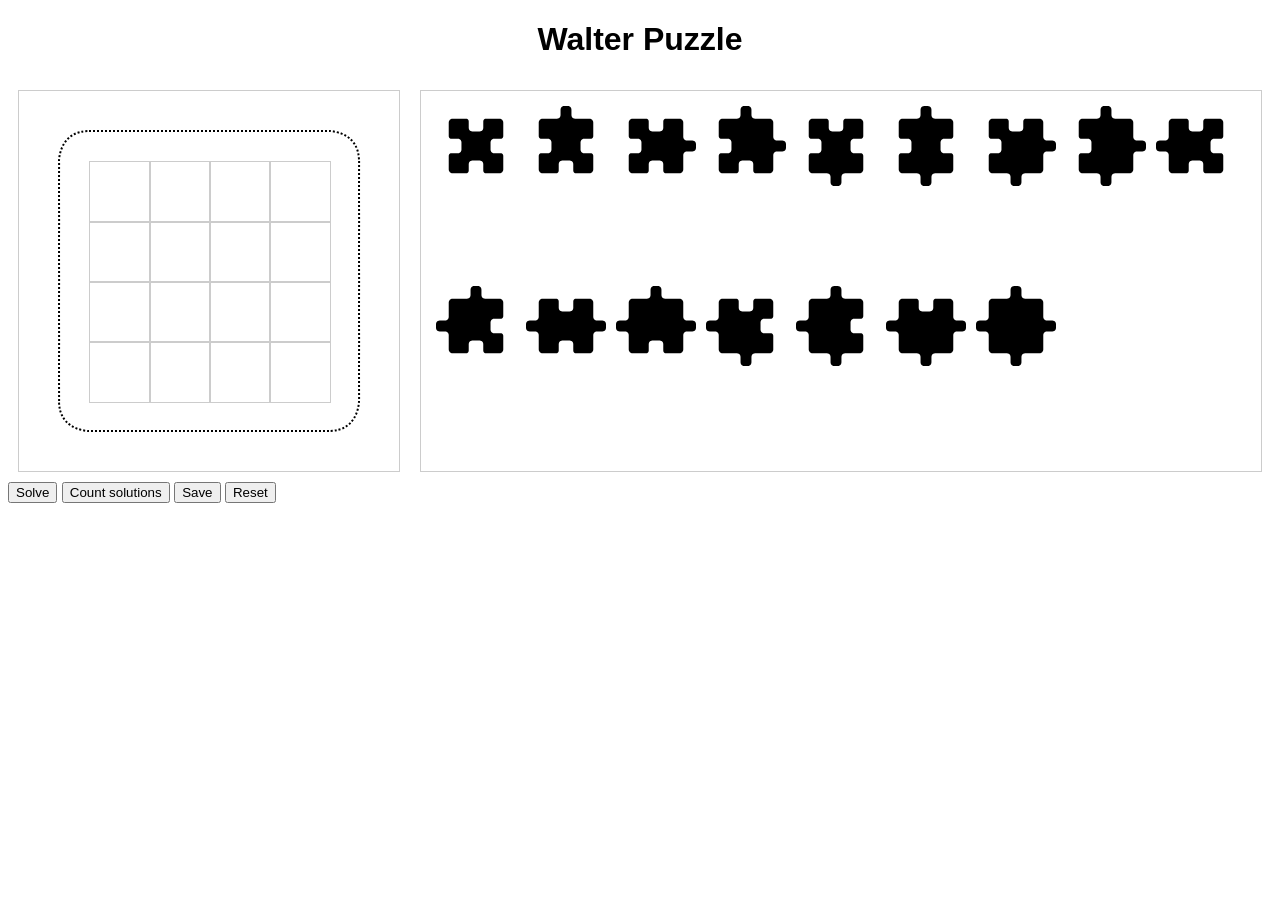
<file: index.html>
<!DOCTYPE html>
<html lang="en">
<head>
	<meta charset="UTF-8">
	<meta name="viewport" content="width=device-width, initial-scale=1.0">
	<title>Walter Puzzle</title>
	<link rel="stylesheet" href="./style.css">
    <link rel="icon" href="./pieces/3.svg">
	<script src="./thirdparty/scripts/html2canvas.min.js"></script>
</head>
<body>
	<h1>Walter Puzzle</h1>
	<div class="container">
		<div class="grid" id="grid">
			<div class="corner"><img src="./constraints/corner-top-left.svg" /></div>
			<div class="horizontal-constraint" onclick="toggleConstraint(this, 'top')"><img id="top-0" src="./constraints/horizontal-off.svg" /></div>
			<div class="horizontal-constraint" onclick="toggleConstraint(this, 'top')"><img id="top-1" src="./constraints/horizontal-off.svg" /></div>
			<div class="horizontal-constraint" onclick="toggleConstraint(this, 'top')"><img id="top-2" src="./constraints/horizontal-off.svg" /></div>
			<div class="horizontal-constraint" onclick="toggleConstraint(this, 'top')"><img id="top-3" src="./constraints/horizontal-off.svg" /></div>
			<div class="corner"><img src="./constraints/corner-top-right.svg" /></div>

			<div class="vertical-constraint" onclick="toggleConstraint(this, 'left')"><img id="left-0" src="./constraints/vertical-off.svg" /></div>
			<div class="cell" ondragover="dragOver(event)" ondrop="drop(event)" id="0-0"></div>
			<div class="cell" ondragover="dragOver(event)" ondrop="drop(event)" id="0-1"></div>
			<div class="cell" ondragover="dragOver(event)" ondrop="drop(event)" id="0-2"></div>
			<div class="cell" ondragover="dragOver(event)" ondrop="drop(event)" id="0-3"></div>
			<div class="vertical-constraint" onclick="toggleConstraint(this, 'right')"><img id="right-0" src="./constraints/vertical-off.svg" class="mirror-horizontal" /></div>
			
			<div class="vertical-constraint" onclick="toggleConstraint(this, 'left')"><img id="left-1" src="./constraints/vertical-off.svg" /></div>
			<div class="cell" ondragover="dragOver(event)" ondrop="drop(event)" id="1-0"></div>
			<div class="cell" ondragover="dragOver(event)" ondrop="drop(event)" id="1-1"></div>
			<div class="cell" ondragover="dragOver(event)" ondrop="drop(event)" id="1-2"></div>
			<div class="cell" ondragover="dragOver(event)" ondrop="drop(event)" id="1-3"></div>
			<div class="vertical-constraint" onclick="toggleConstraint(this, 'right')"><img id="right-1" src="./constraints/vertical-off.svg" class="mirror-horizontal" /></div>
			
			<div class="vertical-constraint" onclick="toggleConstraint(this, 'left')"><img id="left-2" src="./constraints/vertical-off.svg" /></div>
			<div class="cell" ondragover="dragOver(event)" ondrop="drop(event)" id="2-0"></div>
			<div class="cell" ondragover="dragOver(event)" ondrop="drop(event)" id="2-1"></div>
			<div class="cell" ondragover="dragOver(event)" ondrop="drop(event)" id="2-2"></div>
			<div class="cell" ondragover="dragOver(event)" ondrop="drop(event)" id="2-3"></div>
			<div class="vertical-constraint" onclick="toggleConstraint(this, 'right')"><img id="right-2" src="./constraints/vertical-off.svg" class="mirror-horizontal" /></div>
			
			<div class="vertical-constraint" onclick="toggleConstraint(this, 'left')"><img id="left-3" src="./constraints/vertical-off.svg" /></div>
			<div class="cell" ondragover="dragOver(event)" ondrop="drop(event)" id="3-0"></div>
			<div class="cell" ondragover="dragOver(event)" ondrop="drop(event)" id="3-1"></div>
			<div class="cell" ondragover="dragOver(event)" ondrop="drop(event)" id="3-2"></div>
			<div class="cell" ondragover="dragOver(event)" ondrop="drop(event)" id="3-3"></div>
			<div class="vertical-constraint" onclick="toggleConstraint(this, 'right')"><img id="right-3" src="./constraints/vertical-off.svg" class="mirror-horizontal" /></div>

			<div class="corner"><img src="./constraints/corner-bottom-left.svg" /></div>
			<div class="horizontal-constraint" onclick="toggleConstraint(this, 'bottom')"><img id="bottom-0" src="./constraints/horizontal-off.svg" class="mirror-vertical" /></div>
			<div class="horizontal-constraint" onclick="toggleConstraint(this, 'bottom')"><img id="bottom-1" src="./constraints/horizontal-off.svg" class="mirror-vertical" /></div>
			<div class="horizontal-constraint" onclick="toggleConstraint(this, 'bottom')"><img id="bottom-2" src="./constraints/horizontal-off.svg" class="mirror-vertical" /></div>
			<div class="horizontal-constraint" onclick="toggleConstraint(this, 'bottom')"><img id="bottom-3" src="./constraints/horizontal-off.svg" class="mirror-vertical" /></div>
			<div class="corner"><img src="./constraints/corner-bottom-right.svg" /></div>
		</div>
		<div class="image-list" id="imageList">
			<!-- Images will be added here -->
		</div>
	</div>
	<div class="controls">
		<button id="solve" onclick="solveButton()">Solve</button>
		<button id="count" onclick="countButton()">Count solutions</button>
		<button id="save" onclick="saveButton()">Save</button>
		<button id="reset" onclick="resetButton()">Reset</button><br />
		<span id="counting">Counting the solutions, this may take a while...</span>	
	</div>
	<div id="saved-puzzles"></div>

	<canvas id="canvas"></canvas>

	<script src="./scripts/game.js"></script>
	<script src="./scripts/motion.js"></script>
	<script src="./scripts/htmlPuzzleBridge.js"></script>
    <script>
        let puzzle = new WalterPuzzle();
		loadFromHash();
		displaySavedPuzzles();
    </script>
</body>
</html>
</file>
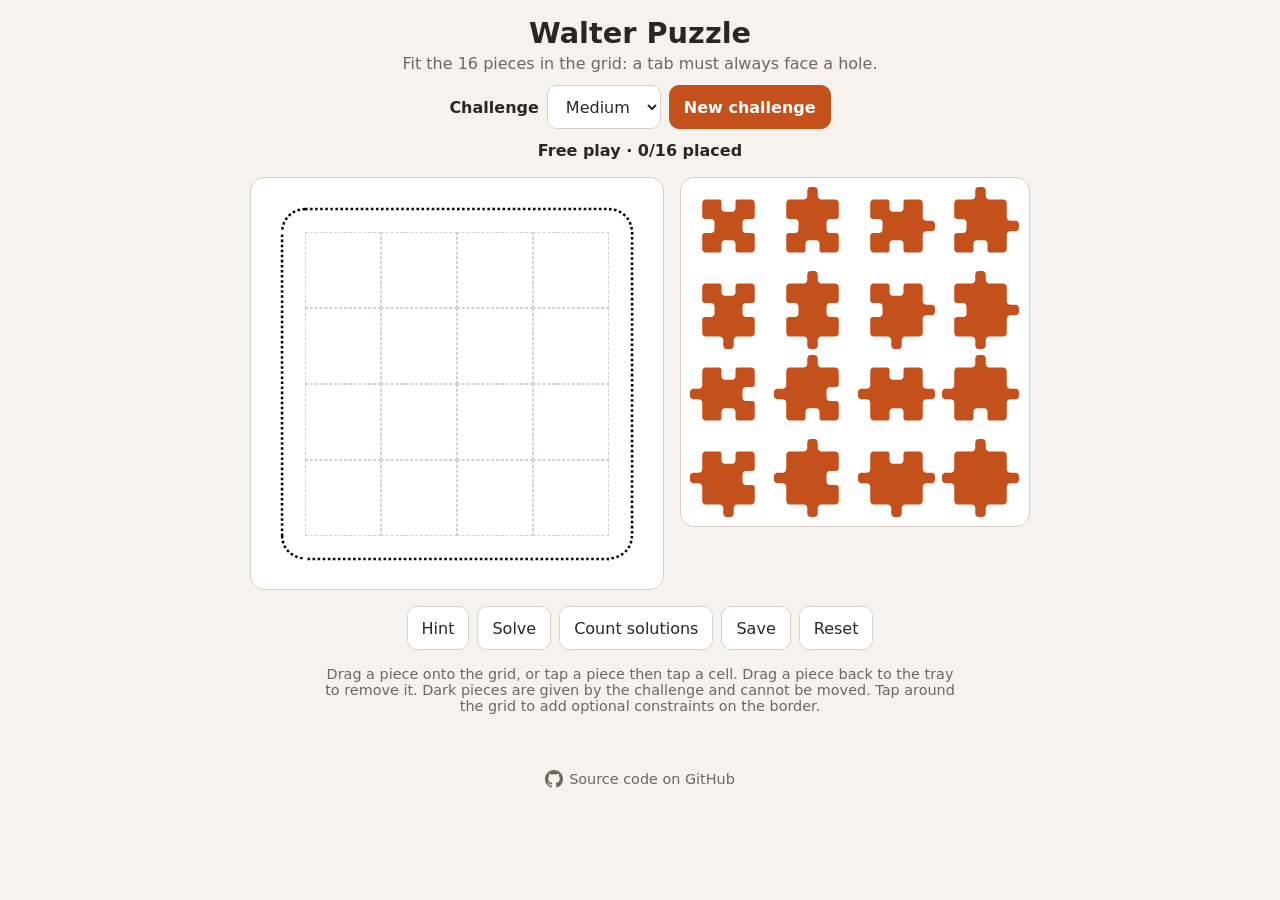
<file: Web/index.html>
<!DOCTYPE html>
<html lang="en">
<head>
	<meta charset="UTF-8">
	<meta name="viewport" content="width=device-width, initial-scale=1.0, viewport-fit=cover">
	<meta name="theme-color" content="#f6f3ee">
	<meta name="color-scheme" content="light">
	<title>Walter Puzzle</title>
	<meta name="description" content="Fit the 16 pieces in the 4 × 4 grid: a tab must always face a hole. Play freely or solve generated challenges, on computer or phone.">
	<meta name="author" content="Théophile Walter">
	<link rel="canonical" href="https://walter.tw/puzzle/">

	<!-- Open Graph (link previews) -->
	<meta property="og:type" content="website">
	<meta property="og:site_name" content="Walter Puzzle">
	<meta property="og:title" content="Walter Puzzle">
	<meta property="og:description" content="Fit the 16 pieces in the 4 × 4 grid: a tab must always face a hole. 2,765,440 solutions, and challenges from easy to expert.">
	<meta property="og:url" content="https://walter.tw/puzzle/">
	<meta property="og:locale" content="en_US">
	<meta property="og:image" content="https://walter.tw/puzzle/images/og-image.png">
	<meta property="og:image:type" content="image/png">
	<meta property="og:image:width" content="1200">
	<meta property="og:image:height" content="630">
	<meta property="og:image:alt" content="A solved Walter Puzzle grid: 16 orange and black jigsaw pieces in a 4 by 4 grid">

	<!-- Twitter / X -->
	<meta name="twitter:card" content="summary_large_image">
	<meta name="twitter:title" content="Walter Puzzle">
	<meta name="twitter:description" content="Fit the 16 pieces in the 4 × 4 grid: a tab must always face a hole.">
	<meta name="twitter:image" content="https://walter.tw/puzzle/images/og-image.png">
	<meta name="twitter:image:alt" content="A solved Walter Puzzle grid: 16 orange and black jigsaw pieces in a 4 by 4 grid">

	<!-- Icons and home screen -->
	<link rel="icon" href="./icons/icon.svg" type="image/svg+xml">
	<link rel="icon" href="./icons/favicon-32.png" type="image/png" sizes="32x32">
	<link rel="apple-touch-icon" href="./icons/apple-touch-icon.png" sizes="180x180">
	<link rel="manifest" href="./manifest.webmanifest">
	<meta name="application-name" content="Walter Puzzle">
	<meta name="apple-mobile-web-app-title" content="Walter Puzzle">
	<meta name="apple-mobile-web-app-capable" content="yes">
	<meta name="mobile-web-app-capable" content="yes">
	<meta name="apple-mobile-web-app-status-bar-style" content="default">
	<meta name="format-detection" content="telephone=no">

	<link rel="stylesheet" href="./style.css">
</head>
<body>
	<header>
		<h1>Walter Puzzle</h1>
		<p class="subtitle">Fit the 16 pieces in the grid: a tab must always face a hole.</p>
	</header>

	<section class="challenge-bar">
		<label for="difficulty">Challenge</label>
		<select id="difficulty">
			<option value="easy">Easy</option>
			<option value="medium" selected>Medium</option>
			<option value="hard">Hard</option>
			<option value="expert">Expert</option>
		</select>
		<button id="new-challenge" class="primary" onclick="newChallengeButton()">New challenge</button>
	</section>

	<p id="status" class="status" aria-live="polite"></p>

	<main class="container">
		<div class="grid" id="grid">
			<!-- Cells and constraints are added by the script -->
		</div>
		<div class="tray" id="tray">
			<!-- Pieces are added by the script -->
		</div>
	</main>

	<section class="controls">
		<button id="hint" onclick="hintButton()">Hint</button>
		<button id="solve" onclick="solveButton()">Solve</button>
		<button id="count" onclick="countButton()">Count<span class="long-label"> solutions</span></button>
		<button id="save" onclick="saveButton()">Save</button>
		<button id="reset" onclick="resetButton()">Reset</button>
	</section>

	<p class="help">
		Drag a piece onto the grid, or tap a piece then tap a cell. Drag a piece back to the tray to remove it.
		Dark pieces are given by the challenge and cannot be moved.
		Tap around the grid to add optional constraints on the border.
	</p>

	<section id="saved-puzzles"></section>

	<footer>
		<a href="https://github.com/TheophileWalter/WalterPuzzle" target="_blank" rel="noopener">
			<svg viewBox="0 0 16 16" width="18" height="18" aria-hidden="true"><path fill="currentColor" d="M8 0C3.58 0 0 3.58 0 8c0 3.54 2.29 6.53 5.47 7.59.4.07.55-.17.55-.38 0-.19-.01-.82-.01-1.49-2.01.37-2.53-.49-2.69-.94-.09-.23-.48-.94-.82-1.13-.28-.15-.68-.52-.01-.53.63-.01 1.08.58 1.23.82.72 1.21 1.87.87 2.33.66.07-.52.28-.87.51-1.07-1.78-.2-3.64-.89-3.64-3.95 0-.87.31-1.59.82-2.15-.08-.2-.36-1.02.08-2.12 0 0 .67-.21 2.2.82.64-.18 1.32-.27 2-.27.68 0 1.36.09 2 .27 1.53-1.04 2.2-.82 2.2-.82.44 1.1.16 1.92.08 2.12.51.56.82 1.27.82 2.15 0 3.07-1.87 3.75-3.65 3.95.29.25.54.73.54 1.48 0 1.07-.01 1.93-.01 2.2 0 .21.15.46.55.38A8.013 8.013 0 0016 8c0-4.42-3.58-8-8-8z"></path></svg>
			Source code on GitHub
		</a>
	</footer>

	<div id="message" class="message" role="status" aria-live="polite" onclick="hideMessage()"></div>

	<!-- Colors of the pieces: the piece images are black, these filters paint them with an exact color -->
	<svg class="filters" aria-hidden="true" width="0" height="0">
		<filter id="piece-normal" color-interpolation-filters="sRGB"><feFlood flood-color="#c4501b" /><feComposite in2="SourceAlpha" operator="in" /></filter>
		<filter id="piece-locked" color-interpolation-filters="sRGB"><feFlood flood-color="#2b2622" /><feComposite in2="SourceAlpha" operator="in" /></filter>
		<filter id="piece-error" color-interpolation-filters="sRGB"><feFlood flood-color="#b0001e" /><feComposite in2="SourceAlpha" operator="in" /></filter>
		<filter id="piece-hint" color-interpolation-filters="sRGB"><feFlood flood-color="#2e9e44" /><feComposite in2="SourceAlpha" operator="in" /></filter>
	</svg>

	<script src="./scripts/game.js"></script>
	<script src="./scripts/htmlPuzzleBridge.js"></script>
	<script src="./scripts/motion.js"></script>
	<script>
		let puzzle = new WalterPuzzle();
		buildBoard();
		loadFromHash();
		displaySavedPuzzles();
	</script>
</body>
</html>
</file>
<file: style.css>
body {
    font-family: sans-serif;
}
.container {
    display: flex;
}
.image-list {
    min-width: 150px;
}
.image-list, .grid {
    margin: 10px;
    padding: 10px;
    border: 1px solid #ccc;
}
.image-list {
    display: flex;
    flex-wrap: wrap;
}
.image-list img {
    width: 80px;
    height: 80px;
    margin: 5px;
    cursor: grab;
}
.grid {
    display: grid;
    grid-template-columns: repeat(6, 60px);
    grid-template-rows: repeat(6, 60px);
    gap: 0;
}
.grid .cell, .grid .corner, .grid .horizontal-constraint, .grid .vertical-constraint {
    display: flex;
    align-items: center;
    justify-content: center;
}
.grid .cell {
    width: 60px;
    height: 60px;
    border: 1px solid #ccc;
}
.grid .corner {
    width: 60px;
    height: 60px;
    justify-content: right;
}
.grid .horizontal-constraint {
    width: 60px;
    height: 40px;
    margin-top: 10px;
    cursor: pointer;
}
.grid .vertical-constraint {
    width: 40px;
    height: 60px;
    margin-left: 8px;
    cursor: pointer;
}
.grid .vertical-constraint img, .grid .horizontal-constraint img, .grid .corner img {
    max-width: 100%;
    max-height: 100%;
}
.grid .cell img {
    width: 80px;
    height: 80px;
}
img {
    z-index: 10;
}
.red-filter {
    filter: invert(18%) sepia(100%) saturate(7473%) hue-rotate(1deg) brightness(97%) contrast(119%);
}
.green-filter {
    filter: invert(100%) sepia(100%) saturate(2000%) hue-rotate(40deg) brightness(97%) contrast(80%);
}
.mirror-horizontal {
    transform: scaleY(-1);
}
.mirror-vertical {
    transform: scaleX(-1);
}
#counting {
    display: none;
    margin-top: 1em;
}
#canvas {
    display: none;
}
.saved-puzzle {
    margin: 5px;
    padding: 5px;
    text-align: center;
    cursor: pointer;
    display: inline-block;
    border: 1px solid #ccc;
}
.saved-puzzle img {
    width: 150px;
    height: 150px;
    margin: 5px;
}
h1 {
    text-align: center;
}
</file>
<file: Web/style.css>
:root {
    color-scheme: light;
    --background: #f6f3ee;
    --surface: #ffffff;
    --text: #2b2622;
    --muted: #6f665e;
    --border: #d9d1c7;
    --accent: #c4501b;
    --accent-text: #ffffff;
    --success: #2e7d32;
    /* A cell of the grid; a piece image is 4/3 of a cell, which leaves a small gap between the pieces */
    --cell: min(calc((100vw - 48px) / 5.2), 76px);
    --border-band: calc(var(--cell) * 0.6);
    --piece: calc(var(--cell) * 4 / 3);
    /* A slot of the tray, 8 per row on small screens */
    --slot: min(calc((100vw - 40px) / 8), 76px);
}

* {
    box-sizing: border-box;
}

body {
    margin: 0;
    padding: 0 16px 32px;
    font-family: system-ui, -apple-system, "Segoe UI", Roboto, sans-serif;
    background: var(--background);
    color: var(--text);
    -webkit-tap-highlight-color: transparent;
}

header {
    text-align: center;
}
h1 {
    margin: 16px 0 4px;
    font-size: 1.8rem;
}
.subtitle {
    margin: 0 0 12px;
    color: var(--muted);
}

/* Buttons and challenge bar */

button, select {
    font: inherit;
    min-height: 44px;
    padding: 8px 14px;
    border: 1px solid var(--border);
    border-radius: 10px;
    background: var(--surface);
    color: var(--text);
    cursor: pointer;
    touch-action: manipulation;
}
button:hover {
    border-color: var(--muted);
}
button:disabled {
    opacity: 0.5;
    cursor: wait;
}
button.primary {
    background: var(--accent);
    border-color: var(--accent);
    color: var(--accent-text);
    font-weight: 600;
}
.challenge-bar, .controls {
    display: flex;
    flex-wrap: wrap;
    align-items: center;
    justify-content: center;
    gap: 8px;
}
.challenge-bar label {
    font-weight: 600;
}

.status {
    min-height: 1.5em;
    margin: 12px 0;
    text-align: center;
    font-weight: 600;
}
.status.success {
    color: var(--success);
}

/* Board and tray */

.container {
    display: flex;
    flex-direction: column;
    align-items: center;
    gap: 16px;
}
.grid {
    display: grid;
    grid-template-columns: var(--border-band) repeat(4, var(--cell)) var(--border-band);
    grid-template-rows: var(--border-band) repeat(4, var(--cell)) var(--border-band);
    padding: 8px;
    background: var(--surface);
    border: 1px solid var(--border);
    border-radius: 14px;
    transition: box-shadow 0.3s;
}
.grid.solved {
    box-shadow: 0 0 0 4px var(--success);
}
.grid .cell, .grid .corner, .grid .horizontal-constraint, .grid .vertical-constraint {
    display: flex;
    align-items: center;
    justify-content: center;
}
.grid .cell {
    position: relative;
    outline: 1px dashed var(--border);
    outline-offset: -1px;
}
.grid .cell.drop-target {
    background: rgba(196, 80, 27, 0.15);
}
.grid .horizontal-constraint, .grid .vertical-constraint {
    cursor: pointer;
    touch-action: manipulation;
}
.grid .vertical-constraint img, .grid .horizontal-constraint img, .grid .corner img {
    width: 100%;
    height: 100%;
}
.grid .cell .piece, .preview .cell .mini-piece {
    position: absolute;
    left: calc((var(--cell) - var(--piece)) / 2);
    top: calc((var(--cell) - var(--piece)) / 2);
    width: var(--piece);
    height: var(--piece);
    z-index: 1;
}

.tray {
    display: grid;
    grid-template-columns: repeat(8, var(--slot));
    grid-auto-rows: var(--slot);
    padding: 6px;
    background: var(--surface);
    border: 1px solid var(--border);
    border-radius: 14px;
}
.tray.drop-target {
    background: #fbeee6;
}
.tray .slot {
    display: flex;
    align-items: center;
    justify-content: center;
}
.tray .piece {
    width: 92%;
    height: 92%;
}

/* Compact layout on phones */
@media (max-width: 600px) {
    body {
        padding: 0 12px 24px;
        font-size: 15px;
    }
    h1 {
        margin: 10px 0 2px;
        font-size: 1.35rem;
    }
    .subtitle {
        margin-bottom: 8px;
        font-size: 0.85rem;
    }
    button, select {
        min-height: 38px;
        padding: 6px 10px;
        border-radius: 8px;
        font-size: 0.9rem;
    }
    .challenge-bar, .controls {
        gap: 6px;
    }
    .challenge-bar label {
        font-size: 0.9rem;
    }
    .status {
        margin: 8px 0;
        font-size: 0.85rem;
    }
    .container {
        gap: 10px;
    }
    .grid {
        padding: 4px;
    }
    .controls {
        margin-top: 10px;
    }
    .long-label {
        display: none;
    }
    .help {
        margin-top: 10px;
        font-size: 0.8rem;
    }
    .message {
        padding: 10px 16px;
        font-size: 0.9rem;
    }
}

@media (min-width: 820px) {
    :root {
        --slot: 84px;
    }
    .container {
        flex-direction: row;
        justify-content: center;
        align-items: flex-start;
    }
    .tray {
        grid-template-columns: repeat(4, var(--slot));
    }
}

/* Pieces */

.piece {
    cursor: grab;
    touch-action: none;
    user-select: none;
    -webkit-user-select: none;
    -webkit-user-drag: none;
    -webkit-touch-callout: none;
    filter: url(#piece-normal);
}
.piece.locked {
    cursor: not-allowed;
}
/* The colors are SVG filters defined in index.html */
.piece.locked, .mini-piece.locked {
    filter: url(#piece-locked);
}
.piece.selected {
    outline: 3px solid var(--text);
    outline-offset: 2px;
    border-radius: 8px;
}
.piece.dragging {
    opacity: 0.25;
}
.piece.ghost {
    position: fixed;
    z-index: 100;
    pointer-events: none;
    transform: translate(-50%, -50%) scale(1.1);
}
.piece.red-filter {
    filter: url(#piece-error);
}
.piece.green-filter {
    filter: url(#piece-hint);
}
.mirror-horizontal {
    transform: scaleY(-1);
}
.mirror-vertical {
    transform: scaleX(-1);
}

/* Help and saved puzzles */

.controls {
    margin-top: 16px;
}
.help {
    max-width: 640px;
    margin: 16px auto 0;
    color: var(--muted);
    font-size: 0.9rem;
    text-align: center;
}
#saved-puzzles {
    max-width: 900px;
    margin: 16px auto 0;
    text-align: center;
}
.saved-list {
    display: flex;
    gap: 8px;
    overflow-x: auto;
    padding-bottom: 8px;
}
.saved-puzzle {
    flex: 0 0 auto;
    padding: 6px;
    text-align: center;
    cursor: pointer;
    background: var(--surface);
    border: 1px solid var(--border);
    border-radius: 10px;
    font-size: 0.85rem;
}
.preview {
    --cell: 28px;
    --piece: calc(var(--cell) * 4 / 3);
    display: grid;
    grid-template-columns: repeat(4, var(--cell));
    grid-auto-rows: var(--cell);
    margin: 8px 8px 6px;
}
.preview .cell {
    position: relative;
}
.mini-piece {
    filter: url(#piece-normal);
}

footer {
    margin-top: 24px;
    text-align: center;
}
footer a {
    display: inline-flex;
    align-items: center;
    gap: 6px;
    padding: 8px 12px;
    color: var(--muted);
    font-size: 0.9rem;
    text-decoration: none;
    border-radius: 8px;
}
footer a:hover {
    color: var(--text);
    background: var(--surface);
}

/* Message banner */

.message {
    position: fixed;
    left: 50%;
    bottom: calc(16px + env(safe-area-inset-bottom));
    z-index: 50;
    width: max-content;
    max-width: calc(100vw - 32px);
    padding: 14px 20px;
    border-radius: 12px;
    background: var(--text);
    color: #ffffff;
    font-weight: 600;
    text-align: center;
    box-shadow: 0 6px 24px rgba(0, 0, 0, 0.25);
    opacity: 0;
    pointer-events: none;
    transform: translate(-50%, 20px);
    transition: opacity 0.2s, transform 0.2s;
}
.message.visible {
    opacity: 1;
    pointer-events: auto;
    transform: translate(-50%, 0);
}
.message.success {
    background: var(--success);
}
.message.warning {
    background: #b3261e;
}
.filters {
    position: absolute;
    width: 0;
    height: 0;
}
</file>
